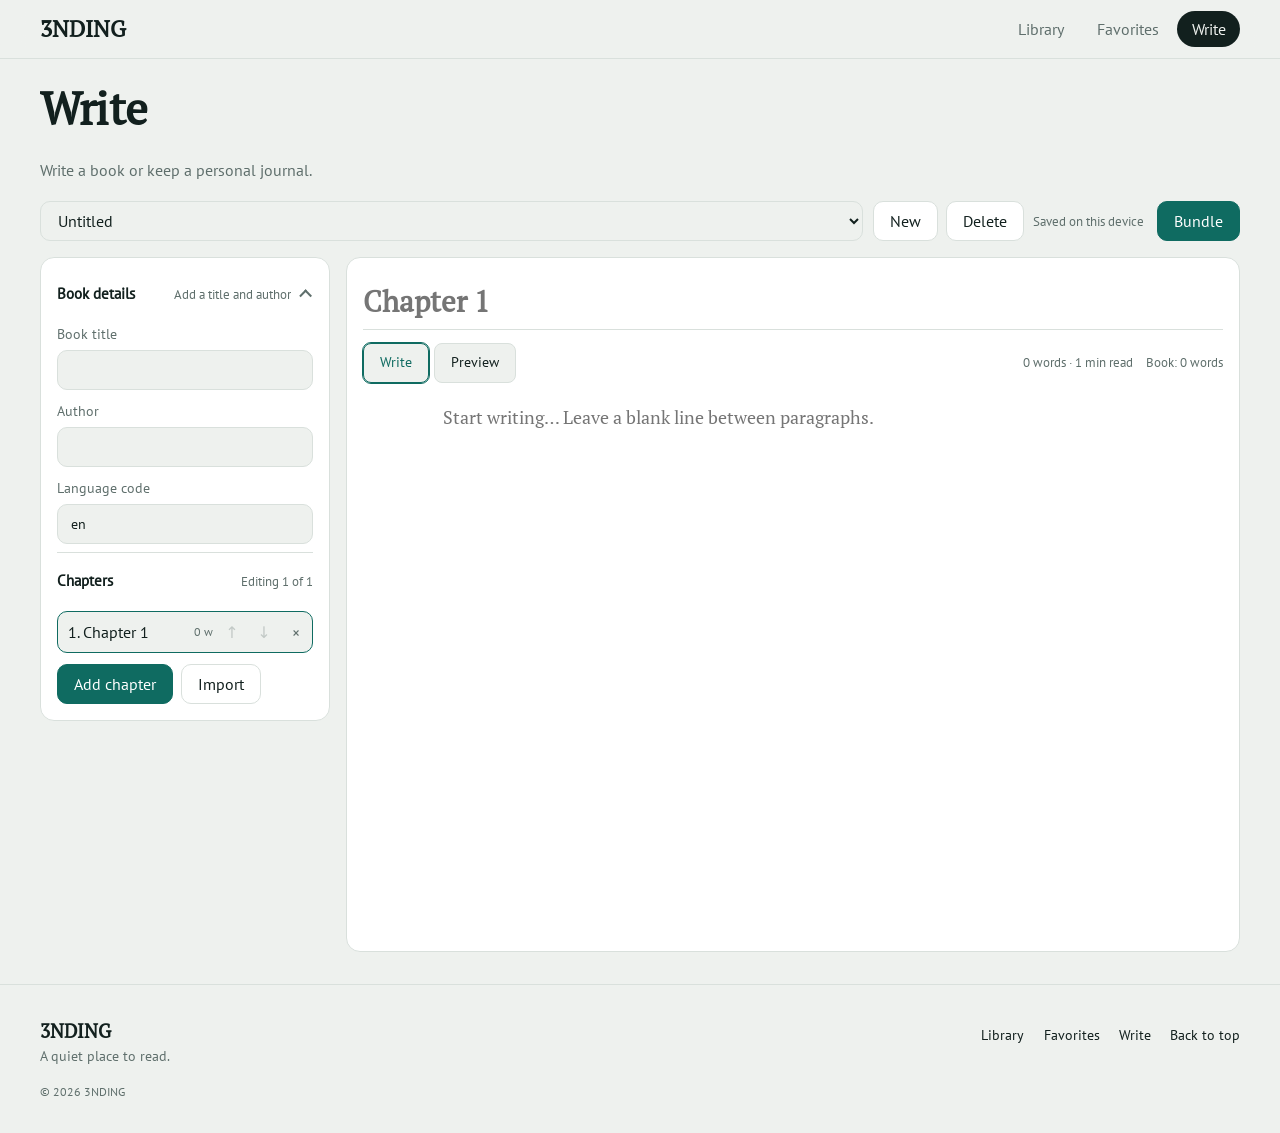
<file: create.html>
<!doctype html>
<html lang="en">
  <head>
    <meta charset="utf-8" />
    <meta name="viewport" content="width=device-width,initial-scale=1" />
    <meta name="robots" content="index,follow" />
    <title>3NDING – Write</title>
    <link rel="apple-touch-icon" sizes="180x180" href="apple-touch-icon.png" />
    <link rel="icon" type="image/png" sizes="32x32" href="favicon-32x32.png" />
    <link rel="icon" type="image/png" sizes="16x16" href="favicon-16x16.png" />
    <link rel="modulepreload" href="js/create.js" />
    <link rel="modulepreload" href="js/app.js" />
    <link rel="modulepreload" href="js/zip.js" />
    <link rel="modulepreload" href="js/zipwrite.js" />
    <link rel="modulepreload" href="js/idb.js" />

    <link
      rel="preload"
      href="fonts/sans.woff2"
      as="font"
      type="font/woff2"
      crossorigin
    />
    <link
      rel="preload"
      href="fonts/serif.woff2"
      as="font"
      type="font/woff2"
      crossorigin
    />
    <link rel="stylesheet" href="css/styles.css" />
  </head>
  <body id="top">
    <header class="top">
      <div class="wrap">
        <a class="brand" href="index.html">3NDING</a>
        <nav aria-label="Main">
          <a href="index.html">Library</a><a href="favorites.html">Favorites</a
          ><a href="create.html" aria-current="page">Write</a>
        </nav>
      </div>
    </header>
    <main class="wrap">
      <h1>Write</h1>
      <p class="lead">
        Write a book or keep a personal journal.
      </p>
      <noscript><p class="muted">The editor needs JavaScript.</p></noscript>

      <div class="ed-top">
        <div class="ed-nb">
          <label class="sr" for="nb">Notebook</label>
          <select id="nb" class="in"></select>
        </div>
        <div class="ed-acts">
          <button class="btn" id="nbNew" title="Start a new notebook">
            New
          </button>
          <button class="btn" id="nbDel" title="Delete this notebook">
            Delete
          </button>
        </div>
        <div class="ed-end">
          <span class="ed-state" id="saveState" data-s="saved" role="status"
            >Saved on this device</span
          >
          <button class="btn primary" id="pubBtn" aria-haspopup="dialog">
            Bundle
          </button>
        </div>
      </div>

      <div class="ed">
        <aside class="ed-side" aria-label="Book and chapters">
          <details class="ed-det" id="bookDet">
            <summary>
              <span>Book details</span><small id="bookSum"></small>
            </summary>
            <div class="ed-fields">
              <label class="fld-row"
                >Book title
                <input
                  id="mTitle"
                  class="in"
                  type="text"
                  maxlength="120"
                  autocomplete="off"
                />
              </label>
              <label class="fld-row"
                >Author
                <input
                  id="mAuthor"
                  class="in"
                  type="text"
                  maxlength="120"
                  autocomplete="name"
                />
              </label>
              <label class="fld-row"
                >Language code
                <input
                  id="mLang"
                  class="in"
                  type="text"
                  maxlength="12"
                  list="langs"
                  placeholder="en"
                  autocomplete="off"
                  spellcheck="false"
                />
                <datalist id="langs">
                  <option value="en"></option>
                  <option value="es"></option>
                  <option value="fr"></option>
                  <option value="de"></option>
                  <option value="it"></option>
                  <option value="pt"></option>
                  <option value="tl"></option>
                  <option value="ja"></option>
                  <option value="zh"></option>
                  <option value="ko"></option>
                  <option value="ru"></option>
                </datalist>
              </label>
            </div>
          </details>

          <details class="ed-det ed-chs" id="chDet" open>
            <summary>
              <span id="chLbl">Chapters</span><small id="chCount"></small>
            </summary>
            <div class="ed-fields">
              <ol class="chl" id="chList" aria-labelledby="chLbl"></ol>
              <div class="ed-acts">
                <button class="btn primary" id="chAdd">Add chapter</button>
                <button
                  class="btn"
                  id="imp"
                  title="Import .zip, .txt or .md files"
                >
                  Import
                </button>
                <input
                  id="impFile"
                  type="file"
                  accept=".zip,.txt,.md,.markdown"
                  multiple
                  hidden
                />
              </div>
            </div>
          </details>
        </aside>

        <section class="ed-main" aria-label="Chapter editor">
          <input
            id="chTitle"
            class="in ed-title"
            type="text"
            maxlength="120"
            aria-label="Chapter title"
            autocomplete="off"
          />
          <div class="ed-bar">
            <div class="seg" role="group" aria-label="Mode">
              <button id="modeEdit" aria-pressed="true">Write</button>
              <button id="modePrev" aria-pressed="false">Preview</button>
            </div>
            <span class="ed-meta" id="stat" aria-live="polite"></span>
          </div>
          <textarea
            id="body"
            class="in ed-text"
            aria-label="Chapter text"
            spellcheck="true"
            placeholder="Start writing… Leave a blank line between paragraphs."
          ></textarea>
          <article class="page ed-prev" id="prev" hidden></article>
        </section>
      </div>
    </main>

    <dialog id="pub" aria-labelledby="pubT">
      <div class="pub-in">
        <div class="pub-head">
          <h2 id="pubT">Bundle &amp; contribute</h2>
          <button class="btn" id="pubClose">Close</button>
        </div>
        <ul class="chk" id="chk" aria-live="polite"></ul>
        <div class="ed-acts">
          <button class="btn primary" id="dl">Export .zip</button>
          <button class="btn" id="md">Export .md</button>
        </div>
      </div>
    </dialog>

    <footer class="foot">
      <div class="wrap">
        <div>
          <a class="brand" href="index.html">3NDING</a>
          <p>A quiet place to read.</p>
        </div>
        <nav aria-label="Footer">
          <a href="index.html">Library</a><a href="favorites.html">Favorites</a
          ><a href="create.html">Write</a><a href="#top">Back to top</a>
        </nav>
        <small>© <span id="year">2026</span> 3NDING</small>
      </div>
    </footer>
    <div class="toast" id="toast" role="status"></div>
    <script type="module" src="js/create.js"></script>
  </body>
</html>
</file>
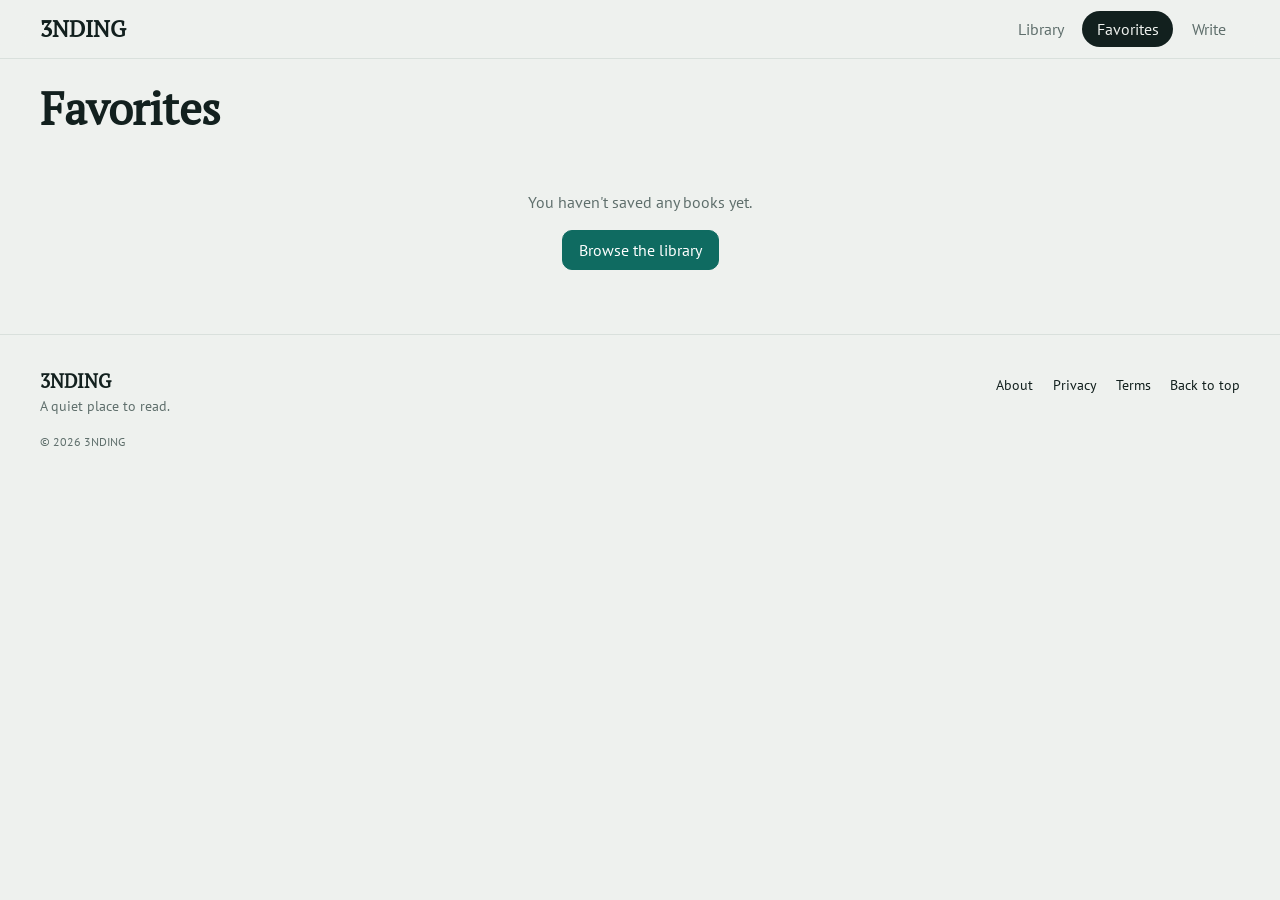
<file: favorites.html>
<!doctype html>
<html lang="en">
  <head>
    <meta charset="utf-8" />
    <meta name="viewport" content="width=device-width,initial-scale=1" />
    <meta name="robots" content="noindex,follow" />
    <title>3NDING – Favorites</title>
    <link rel="apple-touch-icon" sizes="180x180" href="apple-touch-icon.png" />
    <link rel="icon" type="image/png" sizes="32x32" href="favicon-32x32.png" />
    <link rel="icon" type="image/png" sizes="16x16" href="favicon-16x16.png" />
    <link rel="modulepreload" href="js/favorites.js" />
    <link rel="modulepreload" href="js/app.js" />

    <link
      rel="preload"
      href="fonts/sans.woff2"
      as="font"
      type="font/woff2"
      crossorigin
    />
    <link
      rel="preload"
      href="fonts/serif.woff2"
      as="font"
      type="font/woff2"
      crossorigin
    />
    <link rel="stylesheet" href="css/styles.css" />
    <noscript
      ><style>
        .sk {
          display: none;
        }
      </style></noscript
    >
  </head>
  <body id="top">
    <header class="top">
      <div class="wrap">
        <a class="brand" href="index.html">3NDING</a>
        <nav aria-label="Main">
          <a href="index.html">Library</a
          ><a href="favorites.html" aria-current="page">Favorites</a
          ><a href="create.html">Write</a>
        </nav>
      </div>
    </header>
    <main class="wrap">
      <h1>Favorites</h1>
      <noscript
        ><p class="muted">Favorites need JavaScript to load.</p></noscript
      >
      <div class="tabs" id="tabs" role="group" aria-label="Filter" hidden>
        <button data-f="all" aria-pressed="true">All</button
        ><button data-f="reading" aria-pressed="false">Reading</button
        ><button data-f="done" aria-pressed="false">Finished</button>
      </div>
      <div class="grid" id="grid" aria-busy="true">
        <div class="card sk" aria-hidden="true">
          <div class="cover"></div>
          <i></i><i></i>
        </div>
        <div class="card sk" aria-hidden="true">
          <div class="cover"></div>
          <i></i><i></i>
        </div>
        <div class="card sk" aria-hidden="true">
          <div class="cover"></div>
          <i></i><i></i>
        </div>
        <div class="card sk" aria-hidden="true">
          <div class="cover"></div>
          <i></i><i></i>
        </div>
        <div class="card sk" aria-hidden="true">
          <div class="cover"></div>
          <i></i><i></i>
        </div>
        <div class="card sk" aria-hidden="true">
          <div class="cover"></div>
          <i></i><i></i>
        </div>
      </div>
      <div class="more">
        <button class="btn" id="more" hidden>Show more</button>
      </div>
      <div class="empty" id="empty" hidden>
        <p id="emptyMsg">Nothing here yet.</p>
        <a class="btn primary" href="index.html">Browse the library</a>
      </div>
    </main>
    <footer class="foot">
      <div class="wrap">
        <div>
          <a class="brand" href="index.html">3NDING</a>
          <p>A quiet place to read.</p>
        </div>
        <nav aria-label="Footer"><a href="pages/about.html">About</a
          ><a href="pages/privacy.html">Privacy</a><a href="pages/terms.html">Terms</a
          ><a href="#top">Back to top</a>
        </nav>
        <small>© <span id="year">2026</span> 3NDING</small>
      </div>
    </footer>
    <div class="toast" id="toast" role="status"></div>
    <script type="module" src="js/favorites.js"></script>
  </body>
</html>
</file>
<file: css/styles.css>
@font-face {
  font-family: "For Sans";
  src: url(../fonts/sans.woff2);
  font-display: swap;
}
@font-face {
  font-family: "For Serif";
  src: url(../fonts/serif.woff2);
  font-display: swap;
}
@font-face {
  font-family: "For Mono";
  src: url(../fonts/mono.woff2);
  font-display: swap;
}
:root {
  color-scheme: light;
  --bg: #eef1ee;
  --surface: #fff;
  --text: #12201e;
  --muted: #5f6f6c;
  --line: #d9e0dc;
  --accent: #0f6b61;
  --accent-secondary: #b7791f;
  --danger: #c0392b;
  --on-accent: #fff;
  --shadow: 0 1px 2px #0001, 0 12px 28px -16px #0004;
  --sk: color-mix(in srgb, var(--text) 11%, var(--bg));
  --sk-hi: color-mix(in srgb, var(--text) 19%, var(--bg));
  --ui: "For Sans", system-ui, sans-serif;
  --serif: "For Serif", Georgia, serif;
  --font: var(--serif);
  --size: 19px;
  --align: left;
}
html[data-theme="paper"] {
  --bg: #fbfbf8;
  --surface: #f0f0ea;
  --text: #222;
  --muted: #6b6b66;
  --line: #dedcd4;
  --accent: #0f6b61;
  --on-accent: #fff;
}
html[data-theme="sepia"] {
  --bg: #f3e9d2;
  --surface: #eadcc0;
  --text: #4a3a28;
  --muted: #7d6a52;
  --line: #d8c7a5;
  --accent: #8a5a1f;
  --on-accent: #fff;
}
html[data-theme="dark"] {
  color-scheme: dark;
  --bg: #1c2220;
  --surface: #262e2c;
  --text: #d4dbd9;
  --muted: #8d9a97;
  --line: #364240;
  --accent: #5fd3c0;
  --accent-secondary: #e5b454;
  --on-accent: #06201b;
}
html[data-theme="oled"] {
  color-scheme: dark;
  --bg: #000;
  --surface: #111;
  --text: #bfc7c5;
  --muted: #7a8683;
  --line: #222;
  --accent: #5fd3c0;
  --on-accent: #000;
}
* {
  box-sizing: border-box;
  margin: 0;
}
html {
  -webkit-text-size-adjust: 100%;
}
body {
  font-family: var(--ui);
  background: var(--bg);
  color: var(--text);
  line-height: 1.5;
  overflow-x: hidden;
  display: flex;
  flex-direction: column;
  -webkit-tap-highlight-color: transparent;
}
main {
  flex: 1;
}
a {
  color: inherit;
  text-decoration: none;
}
img {
  display: block;
  max-width: 100%;
}
button,
select,
input {
  font: inherit;
  color: inherit;
  touch-action: manipulation;
}
:focus-visible {
  outline: 2px solid var(--accent);
  outline-offset: 2px;
}
.wrap {
  width: min(1200px, 100% - 2rem);
  margin-inline: auto;
}
.ico {
  width: 1.1em;
  height: 1.1em;
  flex: none;
}
h1,
h2 {
  font-family: var(--serif);
  font-weight: 600;
  letter-spacing: -0.01em;
}
h1 {
  font-size: clamp(1.9rem, 5vw, 2.8rem);
  margin: 1rem 0 1rem;
  scroll-margin-top: 70px;
}
h2 {
  font-size: 1.4rem;
  margin: 2rem 0 0.75rem;
}
.muted {
  color: var(--muted);
}
.top {
  position: sticky;
  top: 0;
  z-index: 10;
  background: color-mix(in srgb, var(--bg) 88%, transparent);
  backdrop-filter: blur(12px);
  border-bottom: 1px solid var(--line);
}
.top .wrap {
  display: flex;
  align-items: center;
  justify-content: space-between;
  gap: 1rem;
  height: 58px;
}
.brand {
  font-family: var(--serif);
  font-size: 1.45rem;
  font-weight: 700;
}
nav:not(.pager) {
  display: flex;
  gap: 0.25rem;
}
nav:not(.pager) a {
  padding: 0.4rem 0.9rem;
  border-radius: 99px;
  color: var(--muted);
  font-weight: 500;
}
nav a[aria-current] {
  background: var(--text);
  color: var(--bg);
}
.tools {
  display: flex;
  gap: 0.6rem;
}
.tools input,
.tools select {
  height: 44px;
  padding: 0 1rem;
  border: 1px solid var(--line);
  border-radius: 12px;
  background: var(--surface);
  font-size: 0.85rem;
}
.tools input {
  flex: 1 1 0;
  min-width: 0;
}
.tools select {
  flex: none;
  max-width: 45%;
}
.count {
  color: var(--muted);
  margin: 0.8rem 0;
  font-size: 0.9rem;
}
.grid {
  display: grid;
  grid-template-columns: repeat(auto-fill, minmax(min(100%, 150px), 1fr));
  gap: 1.4rem 1rem;
}
.card {
  display: flex;
  flex-direction: column;
  min-width: 0;
}
.cover {
  display: block;
  position: relative;
  aspect-ratio: 3/4;
  border-radius: 6px 12px 12px 6px;
  overflow: hidden;
  background: var(--surface);
  box-shadow:
    var(--shadow),
    inset 5px 0 8px -4px #0005;
  transition: transform 0.2s;
}
.cover:hover {
  transform: translateY(-4px);
}
.cover img {
  position: relative;
  width: 100%;
  height: 100%;
  object-fit: cover;
}
.cover .ph {
  position: absolute;
  inset: 0;
  display: grid;
  place-items: center;
  padding: 1rem;
  text-align: center;
  font-family: var(--serif);
  font-weight: 600;
  color: var(--muted);
}
.cover.nocover img {
  display: none;
}
.cover.loaded .ph {
  display: none;
}
.badge {
  position: absolute;
  top: 0.5rem;
  left: 0.5rem;
  background: var(--accent);
  color: var(--on-accent);
  font-size: 0.75rem;
  font-weight: 600;
  padding: 0.15rem 0.6rem;
  border-radius: 99px;
}
.meta {
  padding: 0.7rem 0.1rem 0;
  display: flex;
  flex-direction: column;
  gap: 0.15rem;
  flex: 1;
}
.t {
  font-family: var(--serif);
  font-size: 1.05rem;
  font-weight: 600;
  line-height: 1.25;
  display: -webkit-box;
  -webkit-line-clamp: 2;
  line-clamp: 2;
  -webkit-box-orient: vertical;
  overflow: hidden;
}
.a {
  color: var(--muted);
  font-size: 0.88rem;
  white-space: nowrap;
  overflow: hidden;
  text-overflow: ellipsis;
}
.prog {
  display: flex;
  align-items: center;
  gap: 0.5rem;
  font-size: 0.78rem;
  color: var(--muted);
  margin: 0.4rem 0;
}
.prog b {
  flex: 1;
  height: 5px;
  background: var(--line);
  border-radius: 9px;
  overflow: hidden;
}
.prog i {
  display: block;
  height: 100%;
  background: var(--accent);
  border-radius: 9px;
}
.acts {
  display: flex;
  flex-wrap: wrap;
  gap: 0.4rem;
  margin-top: auto;
  padding-top: 0.6rem;
}
.acts .icon-btn {
  flex: 1 1 0;
  min-width: 40px;
}
.btn,
.icon-btn {
  display: inline-flex;
  align-items: center;
  justify-content: center;
  gap: 0.4rem;
  height: 40px;
  padding: 0 1rem;
  border: 1px solid var(--line);
  background: var(--surface);
  border-radius: 10px;
  cursor: pointer;
  font-weight: 500;
  white-space: nowrap;
}
.btn:hover,
.icon-btn:hover {
  border-color: var(--accent);
}
.btn:disabled {
  opacity: 0.4;
  cursor: default;
}
.btn.primary {
  background: var(--accent);
  border-color: var(--accent);
  color: var(--on-accent);
}
.icon-btn {
  padding: 0;
}
.top .icon-btn {
  width: 40px;
  flex: none;
}
.icon-btn[aria-pressed="true"] {
  color: var(--accent);
}
.icon-btn[aria-pressed="true"] .ico {
  fill: currentColor;
}
.pager {
  display: flex;
  justify-content: center;
  flex-wrap: wrap;
  gap: 0.4rem;
  margin: 1rem 0;
}
.pager .btn {
  min-width: 40px;
  padding: 0 0.7rem;
}
.pager [aria-current] {
  background: var(--text);
  color: var(--bg);
}
.tabs {
  display: flex;
  gap: 0.4rem;
  margin-bottom: 1.5rem;
  overflow-x: auto;
}
.tabs button {
  flex: none;
  height: 36px;
  padding: 0 1rem;
  border-radius: 99px;
  border: 1px solid var(--line);
  background: none;
  cursor: pointer;
}
.tabs [aria-pressed="true"] {
  background: var(--text);
  color: var(--bg);
}
.more {
  display: flex;
  justify-content: center;
  margin: 1rem 0;
}
.empty {
  grid-column: 1/-1;
  text-align: center;
  padding-bottom: 4rem;
  color: var(--muted);
  display: grid;
  gap: 1rem;
  justify-items: center;
}
.empty[hidden],
.more [hidden] {
  display: none;
}
.foot {
  border-top: 1px solid var(--line);
  padding: 2rem 0;
  color: var(--muted);
  font-size: 0.88rem;
}
.foot .wrap {
  display: grid;
  gap: 1rem;
}
.foot .brand {
  color: var(--text);
  font-size: 1.2rem;
}
.foot p {
  max-width: 46ch;
}
.foot nav {
  flex-wrap: wrap;
  gap: 0.2rem 1.2rem;
}
.foot nav a {
  padding: 0.5rem 0;
  color: var(--text);
}
.foot nav a:hover {
  color: var(--accent);
}
.toast {
  position: fixed;
  left: 50%;
  bottom: calc(1.5rem + env(safe-area-inset-bottom, 0px));
  transform: translate(-50%, calc(100% + 3rem));
  opacity: 0;
  background: var(--text);
  color: var(--bg);
  padding: 0.6rem 1.1rem;
  border-radius: 10px;
  transition:
    transform 0.25s,
    opacity 0.25s;
  z-index: 30;
  max-width: 90vw;
  pointer-events: none;
  text-align: center;
}
.toast.on {
  transform: translate(-50%, 0);
  opacity: 1;
}
.bar {
  gap: 0.5rem !important;
}
.bt {
  flex: 1;
  min-width: 0;
  display: flex;
  flex-direction: column;
}
.bt strong {
  white-space: nowrap;
  overflow: hidden;
  text-overflow: ellipsis;
  font-size: 0.95rem;
}
.bt select {
  background: none;
  border: 0;
  color: var(--muted);
  font-size: 0.82rem;
  max-width: 100%;
  padding: 0;
  cursor: pointer;
  text-overflow: ellipsis;
}
.bar .icon-btn {
  font-weight: 600;
}
.bar-progress {
  height: 3px;
  background: var(--line);
}
.bar-progress i {
  display: block;
  height: 100%;
  width: 0;
  background: var(--accent);
}
.page {
  max-width: 65ch;
  margin: 0 auto;
  padding: 2.5rem 1.5rem 1rem;
  font-family: var(--font);
  font-size: var(--size);
  text-align: var(--align);
  hyphens: auto;
  overflow-wrap: break-word;
  line-height: var(--lh, 1.75);
}
.page h2 {
  font-size: 1.7em;
  margin: 0 0 1.5rem;
  text-align: left;
  line-height: 1.2;
}
.page p {
  margin-bottom: 1.1em;
}
.page .speaking {
  background: color-mix(in srgb, var(--accent) 14%, transparent);
  box-shadow: 0 0 0 0.35em color-mix(in srgb, var(--accent) 14%, transparent);
  border-radius: 6px;
}
.page mark {
  background: color-mix(in srgb, var(--accent) 28%, transparent);
  color: inherit;
  border-radius: 3px;
  padding: 0 0.1em;
}
.chnav {
  max-width: 65ch;
  font-family: var(--font);
  font-size: var(--size);
  display: flex;
  gap: 0.6rem;
  padding-bottom: 2.5rem;
}
.chnav .btn {
  flex: 1;
  font-family: var(--ui);
  font-size: 1rem;
}
.panel {
  position: fixed;
  top: 64px;
  right: 1rem;
  z-index: 20;
  width: min(330px, 100% - 2rem);
  max-height: calc(100dvh - 80px);
  overflow: auto;
  background: var(--surface);
  border: 1px solid var(--line);
  border-radius: 16px;
  padding: 1rem;
  box-shadow: 0 20px 50px -20px #0007;
  display: grid;
  gap: 1rem;
}
.panel[hidden] {
  display: none;
}
.panel label,
.panel .fld {
  display: grid;
  gap: 0.4rem;
  font-size: 0.85rem;
  color: var(--muted);
}
.panel .row {
  display: flex;
  justify-content: space-between;
}
.panel input[type="range"] {
  accent-color: var(--accent);
  width: 100%;
  height: 28px;
}
.seg {
  display: grid;
  grid-auto-flow: column;
  grid-auto-columns: 1fr;
  gap: 0.3rem;
}
.seg button {
  height: 40px;
  border: 1px solid var(--line);
  border-radius: 8px;
  background: var(--bg);
  cursor: pointer;
  font-size: 0.85rem;
}
.seg [aria-pressed="true"] {
  border-color: var(--accent);
  outline: 1px solid var(--accent);
  color: var(--accent);
}
[hidden] {
  display: none !important;
}
.cw {
  position: relative;
}
.cw .prog {
  position: absolute;
  left: 0;
  right: 0;
  bottom: 0;
  margin: 0;
  padding: 1.6rem 0.6rem 0.5rem;
  gap: 0.4rem;
  border-radius: 0 0 12px 6px;
  background: linear-gradient(to top, #000c, #0000);
  color: #fff;
  font-weight: 600;
  pointer-events: none;
}
.cw .prog b {
  background: #fff5;
  height: 4px;
}
.cw .prog i {
  background: #fff;
}
.cw .fav {
  position: absolute;
  top: 0.45rem;
  right: 0.45rem;
  width: 34px;
  height: 34px;
  border-radius: 99px;
  border-color: transparent;
  background: color-mix(in srgb, var(--surface) 88%, transparent);
  backdrop-filter: blur(6px);
}
.acts .primary {
  flex: 1 1 0;
  min-width: 0;
}
.acts .icon-btn {
  flex: none;
  width: 40px;
  min-width: 0;
}
.card.managed .acts .primary {
  flex-basis: 100%;
}
.card.managed .acts .icon-btn {
  flex: 1 1 0;
  width: auto;
}
.sk .cover {
  box-shadow: none;
}
.sk i,
.skl i {
  display: block;
  height: 0.8rem;
  margin-top: 0.6rem;
  border-radius: 6px;
}
.sk i:last-child {
  width: 60%;
}
.skl i {
  height: 1rem;
  margin-top: 1rem;
}
.skl i:nth-child(4n + 1) {
  width: 70%;
  margin-bottom: 1.4rem;
}
.skl i.h {
  width: 55%;
  height: 1.8rem;
  margin: 0 0 1.8rem;
}
.sk .cover,
.sk i,
.skl i {
  background-color: var(--sk);
  background-image: linear-gradient(
    90deg,
    transparent 25%,
    var(--sk-hi) 37%,
    transparent 63%
  );
  background-size: 400% 100%;
  animation: shimmer 1.4s ease infinite;
}
.card:not(.sk) .cover:not(.loaded):not(.nocover)::after {
  content: "";
  position: absolute;
  inset: 0;
  background: linear-gradient(
    90deg,
    transparent 25%,
    color-mix(in srgb, var(--text) 10%, transparent) 37%,
    transparent 63%
  );
  background-size: 400% 100%;
  animation: shimmer 1.4s ease infinite;
  pointer-events: none;
}
@keyframes shimmer {
  from {
    background-position: 100% 50%;
  }
  to {
    background-position: 0 50%;
  }
}
.recent-grid {
  display: grid;
  grid-template-columns: 1fr;
  gap: 0.8rem;
}
.card.row {
  display: grid;
  grid-template-columns: 88px minmax(0, 1fr);
  gap: 0.9rem;
  align-items: start;
  padding: 0.7rem;
  background: var(--surface);
  border: 1px solid var(--line);
  border-radius: 14px;
}
.card.row .cover:hover {
  transform: none;
}
.card.row .meta {
  padding: 0;
  height: 100%;
}
.card.row .t {
  font-size: 1rem;
}
.card.row .acts {
  padding-top: 0.5rem;
}
.card.row .cw .fav {
  width: 28px;
  height: 28px;
  top: 0.3rem;
  right: 0.3rem;
}
.card.row .cw .fav .ico {
  width: 0.95em;
  height: 0.95em;
}

#hlbar {
  position: fixed;
  left: 50%;
  bottom: calc(4.5rem + env(safe-area-inset-bottom, 0px));
  transform: translateX(-50%);
  z-index: 25;
  display: flex;
  gap: 0.5rem;
  padding: 0.5rem;
  background: var(--surface);
  border: 1px solid var(--line);
  border-radius: 14px;
  box-shadow: var(--shadow);
}
#hl,
#fv {
  width: min(560px, 100% - 2rem);
  max-height: 80dvh;
  padding: 0;
  border: none;
  border-right: 1px solid var(--line);
  border-bottom: 1px solid var(--line);
  border-bottom-right-radius: 14px;
  background: var(--surface);
  color: var(--text);
}
#hl::backdrop,
#fv::backdrop {
  background: #0008;
}
#fv h2 {
  margin: 0;
  font-size: 1.25rem;
}
.hl-in {
  padding: 1rem;
  display: grid;
  gap: 1rem;
}
.hl-head {
  display: flex;
  justify-content: space-between;
  align-items: center;
}
#hlList {
  list-style: none;
  padding: 0;
  display: grid;
  gap: 1rem;
}
#hlList li {
  display: grid;
  gap: 0.4rem;
  padding-bottom: 1rem;
  border-bottom: 1px solid var(--line);
}
#hlList li:last-child {
  border-bottom: 0;
  padding-bottom: 0;
}
#hlList blockquote {
  font-family: var(--serif);
  font-size: 1.05rem;
  border-left: 3px solid var(--accent);
  padding-left: 0.8rem;
}
#hlList small {
  color: var(--muted);
}
.hl-act {
  display: flex;
  flex-wrap: wrap;
  gap: 0.4rem;
}

.stats {
  display: grid;
  gap: 0.7rem;
  margin: 2rem 0 0.5rem;
  padding: 1rem;
  background: var(--surface);
  border: 1px solid var(--line);
  border-radius: 14px;
}
.stats:empty {
  min-height: 13.5rem;
  background-color: var(--surface);
  background-image: linear-gradient(
    90deg,
    transparent 25%,
    var(--sk-hi) 37%,
    transparent 63%
  );
  background-size: 400% 100%;
  animation: shimmer 1.4s ease infinite;
}
.st-top {
  display: flex;
  justify-content: space-between;
  align-items: center;
  gap: 1rem;
}
.st-n {
  font-family: var(--serif);
  font-size: 1.8rem;
  color: var(--accent);
}
.st-goal {
  display: flex;
  align-items: center;
  gap: 0.5rem;
  color: var(--muted);
  font-size: 0.85rem;
}
.st-goal select {
  height: 36px;
  padding: 0 0.6rem;
  border: 1px solid var(--line);
  border-radius: 10px;
  background: var(--bg);
}
.st-week {
  display: flex;
  gap: 0.4rem;
}
.st-week span {
  flex: 1;
  display: grid;
  justify-items: center;
  gap: 0.25rem;
  font-size: 0.75rem;
  color: var(--muted);
}
.st-week i {
  width: 100%;
  max-width: 28px;
  aspect-ratio: 1;
  border-radius: 50%;
  border: 2px solid var(--line);
}
.st-week .some i {
  border-color: var(--accent-secondary);
}
.st-week .met i {
  border-color: var(--accent);
}
.st-week .miss i {
  border-color: var(--danger);
}
.st-data {
  font-size: 0.85rem;
  display: flex;
  gap: 0.5rem;
  flex-wrap: wrap;
  justify-content: end;
}

@media (prefers-color-scheme: dark) {
  :root:not(.reader) {
    color-scheme: dark;
    --bg: #0e1514;
    --surface: #172120;
    --text: #e8f0ee;
    --muted: #8fa29e;
    --line: #26332f;
    --accent: #5fd3c0;
    --on-accent: #06201b;
    --danger: #ff8f7e;
  }
}

@media (prefers-reduced-motion: reduce) {
  * {
    transition: none !important;
    scroll-behavior: auto !important;
  }
  .stats:empty,
  .sk .cover,
  .sk i,
  .skl i,
  .card:not(.sk) .cover:not(.loaded):not(.nocover)::after {
    animation: none;
  }
}

@media (max-width: 520px) {
  .top .wrap {
    gap: 0.6rem;
  }
  .brand {
    font-size: 1.3rem;
  }
  nav:not(.pager) a {
    padding: 0.4rem 0.75rem;
  }
  .tools select {
    max-width: 42%;
  }
  .panel {
    left: 1rem;
    width: auto;
  }
  #fs {
    display: none;
  }
  .stats {
    margin: 1rem 0;
  }
  .st-data {
    justify-content: center;
  }
  .toast {
    width: auto;
  }
  .foot nav {
    gap: 0.2rem 0.6rem;
  }
  #fv .hl-in {
    text-align: center;
  }
  #fv .hl-act {
    display: grid;
    width: 100%;
    gap: 0.6rem;
  }
  nav:not(.pager) a {
    padding: 0.4rem 0.6rem;
  }
  .ed-main {
    padding: 0.9rem;
  }
  .ed-end {
    width: 100%;
    justify-content: space-between;
    margin-left: 0;
  }
}

@media (min-width: 520px) {
  .chnav {
    justify-content: space-between;
    padding: 0 1.5rem 2.5rem;
  }
  .chnav .btn {
    flex: none;
    min-width: 120px;
  }
}

@media (min-width: 700px) {
  .foot .wrap {
    grid-template-columns: 1fr auto;
    align-items: start;
  }
  .foot small {
    grid-column: 1/-1;
  }
  .recent-grid {
    grid-template-columns: repeat(2, minmax(0, 1fr));
  }
  .grid {
    grid-template-columns: repeat(auto-fill, minmax(190px, 1fr));
    gap: 1.6rem 1.2rem;
  }
}

@media (min-width: 860px) {
  .ed {
    grid-template-columns: 290px minmax(0, 1fr);
  }
  .ed-side {
    position: sticky;
    top: 74px;
    max-height: calc(100dvh - 90px);
    overflow: auto;
  }
  .ed-main {
    padding: 1.4rem 1.75rem;
  }
  .ed-chs > summary {
    pointer-events: none;
    cursor: default;
  }
  .ed-chs > summary::after {
    display: none;
  }
}

@media (min-width: 1000px) {
  .recent-grid {
    grid-template-columns: repeat(3, minmax(0, 1fr));
  }
}

/* Write / editor */
.lead {
  max-width: 60ch;
  color: var(--muted);
  margin-bottom: 1.2rem;
}
.sr {
  position: absolute;
  width: 1px;
  height: 1px;
  overflow: hidden;
  clip: rect(0 0 0 0);
  white-space: nowrap;
}

/* top toolbar */
.ed-top {
  display: flex;
  flex-wrap: wrap;
  align-items: center;
  gap: 0.6rem;
  margin-bottom: 1rem;
}
.ed-nb {
  flex: 1 1 0;
  min-width: 0;
}
.ed-top .ed-acts {
  flex-wrap: nowrap;
}
.ed-end {
  display: flex;
  align-items: center;
  gap: 0.8rem;
  margin-left: auto;
}
.ed-state {
  font-size: 0.82rem;
  color: var(--muted);
  white-space: nowrap;
}
.ed-state[data-s="error"] {
  color: var(--danger);
}

/* layout */
.ed {
  display: grid;
  gap: 1rem;
  align-items: start;
  margin-bottom: 2rem;
}
.ed-side,
.ed-main {
  display: grid;
  gap: 0.5rem;
  padding: 1rem;
  background: var(--surface);
  border: 1px solid var(--line);
  border-radius: 14px;
  min-width: 0;
}
.ed-main {
  gap: 0.8rem;
}
.ed-fields {
  display: grid;
  gap: 0.7rem;
}
.fld-row {
  display: grid;
  gap: 0.35rem;
  font-size: 0.85rem;
  color: var(--muted);
}
.in {
  width: 100%;
  height: 40px;
  padding: 0 0.8rem;
  border: 1px solid var(--line);
  border-radius: 10px;
  background: var(--bg);
  color: var(--text);
}
.in:focus {
  border-color: var(--accent);
}
.ed-acts {
  display: flex;
  flex-wrap: wrap;
  gap: 0.5rem;
}

/* collapsible sidebar sections */
.ed-det > summary {
  display: flex;
  align-items: center;
  justify-content: space-between;
  gap: 0.6rem;
  min-height: 40px;
  cursor: pointer;
  list-style: none;
  font-weight: 600;
  font-size: 0.95rem;
}
.ed-det > summary::-webkit-details-marker {
  display: none;
}
.ed-det > summary > span {
  flex: none;
}
.ed-det > summary small {
  flex: 1;
  min-width: 0;
  text-align: right;
  color: var(--muted);
  font-weight: 400;
  font-size: 0.8rem;
  overflow: hidden;
  text-overflow: ellipsis;
  white-space: nowrap;
}
.ed-det > summary::after {
  content: "";
  flex: none;
  width: 0.45rem;
  height: 0.45rem;
  margin: -0.2rem 0.2rem 0 0;
  border-right: 2px solid var(--muted);
  border-bottom: 2px solid var(--muted);
  transform: rotate(45deg);
  transition: transform 0.2s;
}
.ed-det[open] > summary::after {
  margin-top: 0.2rem;
  transform: rotate(-135deg);
}
.ed-det[open] > summary {
  margin-bottom: 0.6rem;
}
.ed-det + .ed-det {
  border-top: 1px solid var(--line);
  padding-top: 0.5rem;
}

/* chapter list */
.chl {
  list-style: none;
  padding: 0;
  position: relative;
  display: grid;
  gap: 0.2rem;
  max-height: min(46dvh, 360px);
  overflow: auto;
  overscroll-behavior: contain;
}
.chl li {
  display: flex;
  align-items: center;
  border: 1px solid transparent;
  border-radius: 10px;
}
.chl li:hover {
  background: var(--bg);
}
.chl li.on {
  background: var(--bg);
  border-color: var(--accent);
}
.chl .go {
  flex: 1;
  min-width: 0;
  min-height: 40px;
  display: flex;
  align-items: center;
  justify-content: space-between;
  gap: 0.5rem;
  padding: 0.4rem 0.6rem;
  border: 0;
  background: none;
  cursor: pointer;
  text-align: left;
  color: var(--text);
}
.chl .go span {
  min-width: 0;
  overflow: hidden;
  text-overflow: ellipsis;
  white-space: nowrap;
}
.chl .go small {
  flex: none;
  color: var(--muted);
  font-size: 0.75rem;
}
.chl .mv {
  display: none;
  flex: none;
  width: 32px;
  height: 32px;
  align-items: center;
  justify-content: center;
  border: 0;
  border-radius: 8px;
  background: none;
  color: var(--muted);
  cursor: pointer;
}
.chl li.on .mv,
.chl li:focus-within .mv {
  display: inline-flex;
}
.chl li.on .go {
  padding-right: 0.2rem;
}
.chl .mv:hover:not(:disabled) {
  color: var(--accent);
  background: var(--surface);
}
.chl .mv[data-a="del"]:hover:not(:disabled) {
  color: var(--danger);
}
.chl .mv:disabled {
  opacity: 0.3;
  cursor: default;
}

/* writing surface */
.ed-title {
  height: auto;
  padding: 0.35rem 0;
  border: 0;
  border-bottom: 1px solid var(--line);
  border-radius: 0;
  background: transparent;
  font-family: var(--serif);
  font-size: clamp(1.4rem, 4vw, 1.8rem);
  font-weight: 600;
}
.ed-bar {
  display: flex;
  justify-content: space-between;
  align-items: center;
  flex-wrap: wrap;
  gap: 0.5rem 1rem;
}
.ed-bar .seg {
  grid-auto-columns: auto;
}
.ed-bar .seg button {
  padding: 0 1rem;
}
.ed-meta {
  display: flex;
  flex-wrap: wrap;
  gap: 0.1rem 0.8rem;
  color: var(--muted);
  font-size: 0.82rem;
}
.ed-text,
.ed-prev {
  width: 100%;
  max-width: 70ch;
  margin-inline: auto;
  min-height: 60dvh;
}
.ed-text {
  display: block;
  height: auto;
  padding: 0.5rem 0;
  border: 0;
  border-radius: 0;
  background: transparent;
  resize: none;
  overflow: hidden;
  font-family: var(--serif);
  font-size: 1.1rem;
  line-height: 1.75;
}
.ed-prev {
  padding: 0.5rem 0;
}

/* bundle dialog */
#pub {
  width: min(520px, 100% - 2rem);
  max-height: 85dvh;
  padding: 0;
  overflow: auto;
  border: none;
  border-right: 1px solid var(--line);
  border-bottom: 1px solid var(--line);
  border-bottom-right-radius: 14px;
  background: var(--surface);
  color: var(--text);
  box-shadow: var(--shadow);
}
#pub::backdrop {
  background: #0008;
}
.pub-in {
  display: grid;
  gap: 1rem;
  padding: 1.1rem;
}
.pub-head {
  display: flex;
  align-items: center;
  justify-content: space-between;
  gap: 1rem;
}
.pub-head h2 {
  margin: 0;
  font-size: 1.25rem;
}
.chk {
  list-style: none;
  padding: 0;
  display: flex;
  gap: 1rem;
  font-size: 0.92rem;
}
.chk li {
  display: flex;
  gap: 0.5rem;
}
.chk b {
  flex: none;
  width: 1.2em;
}
.chk .ok b {
  color: var(--accent);
}
.chk .bad b {
  color: var(--danger);
}
.chk .warn {
  color: var(--muted);
}
</file>
